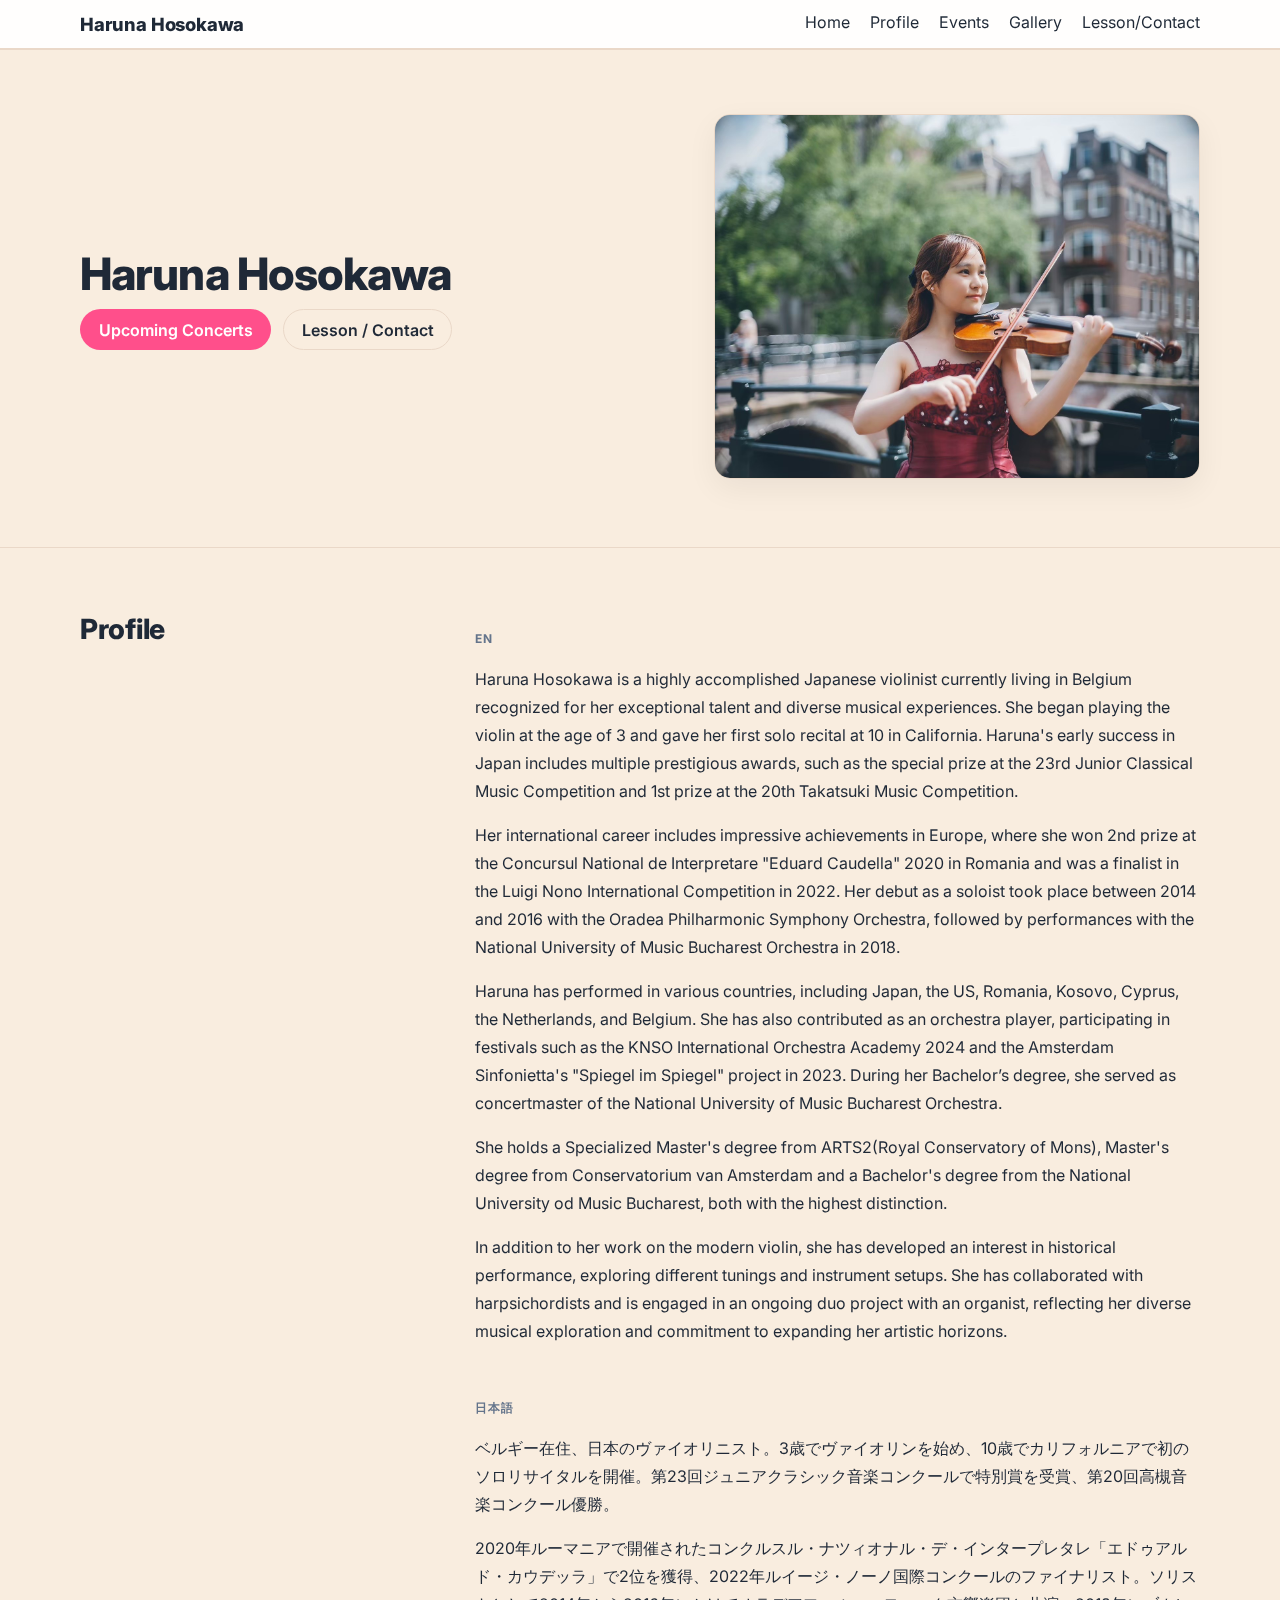
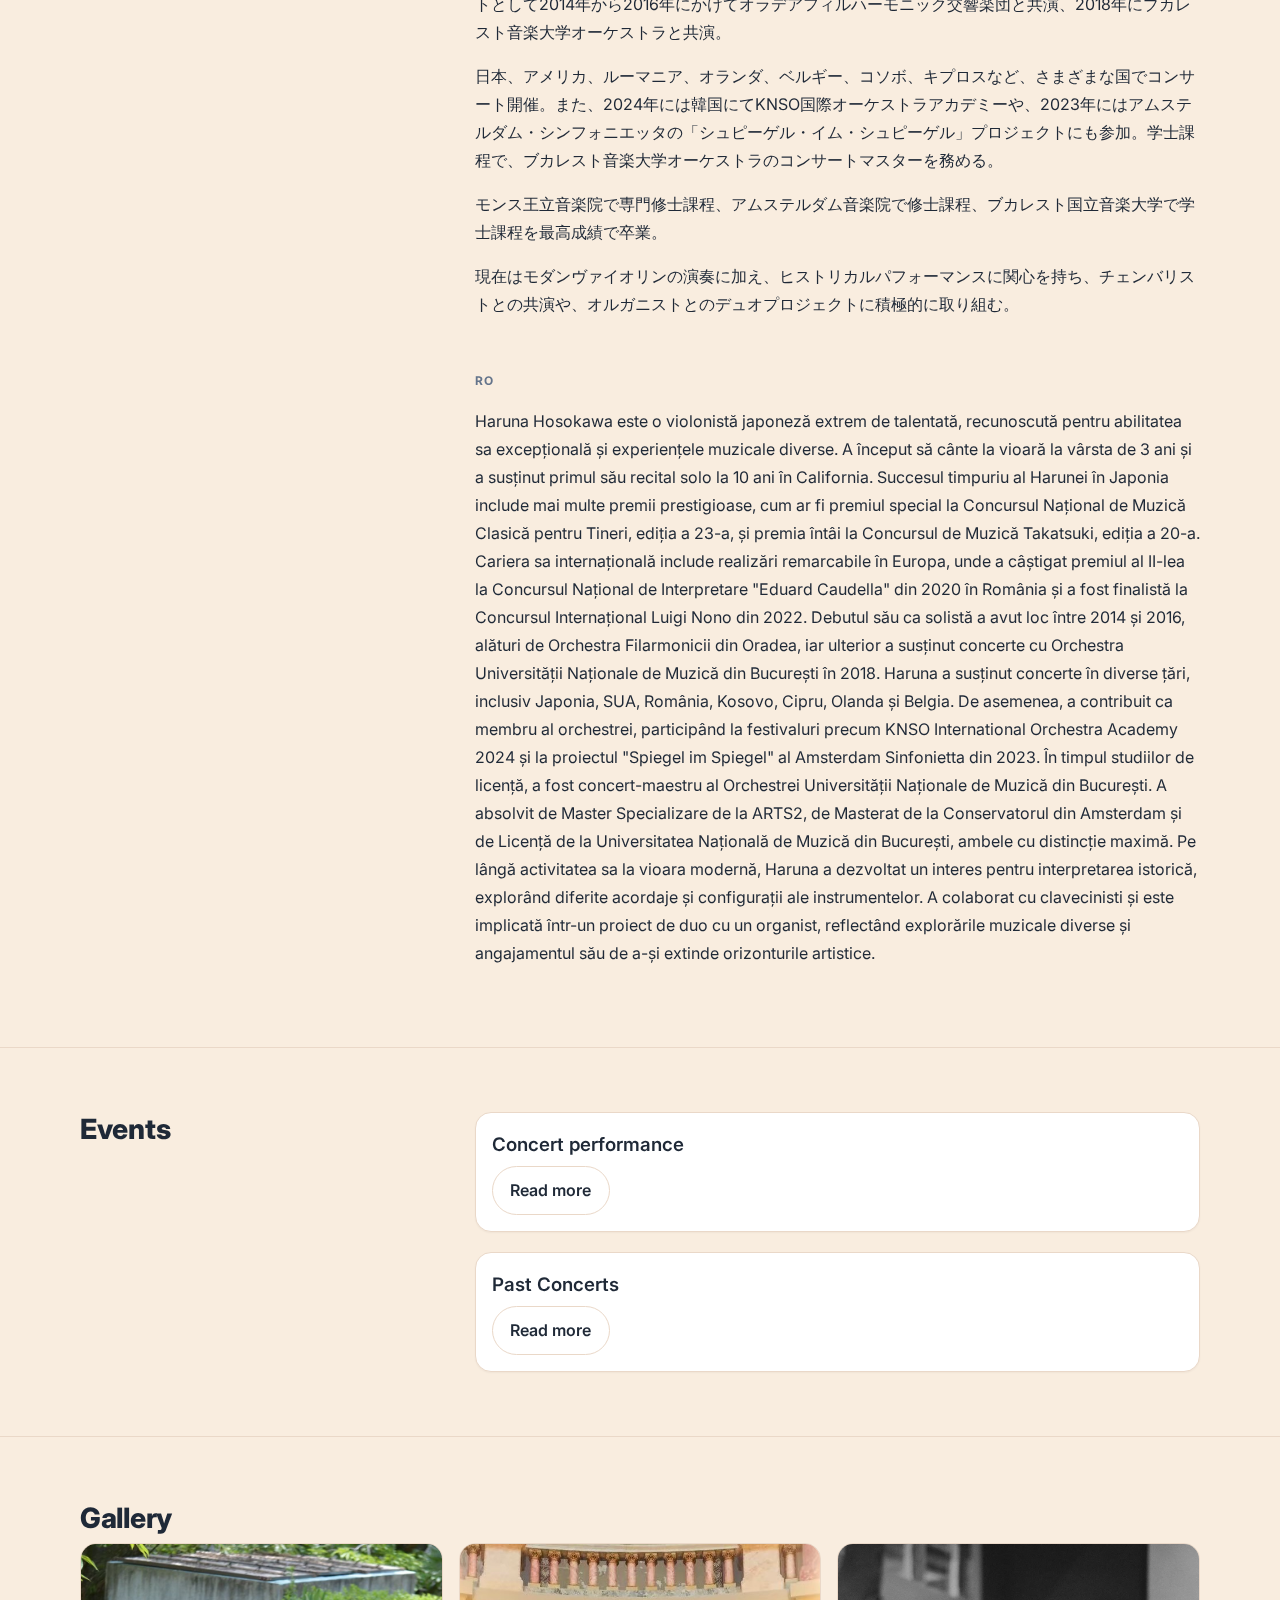
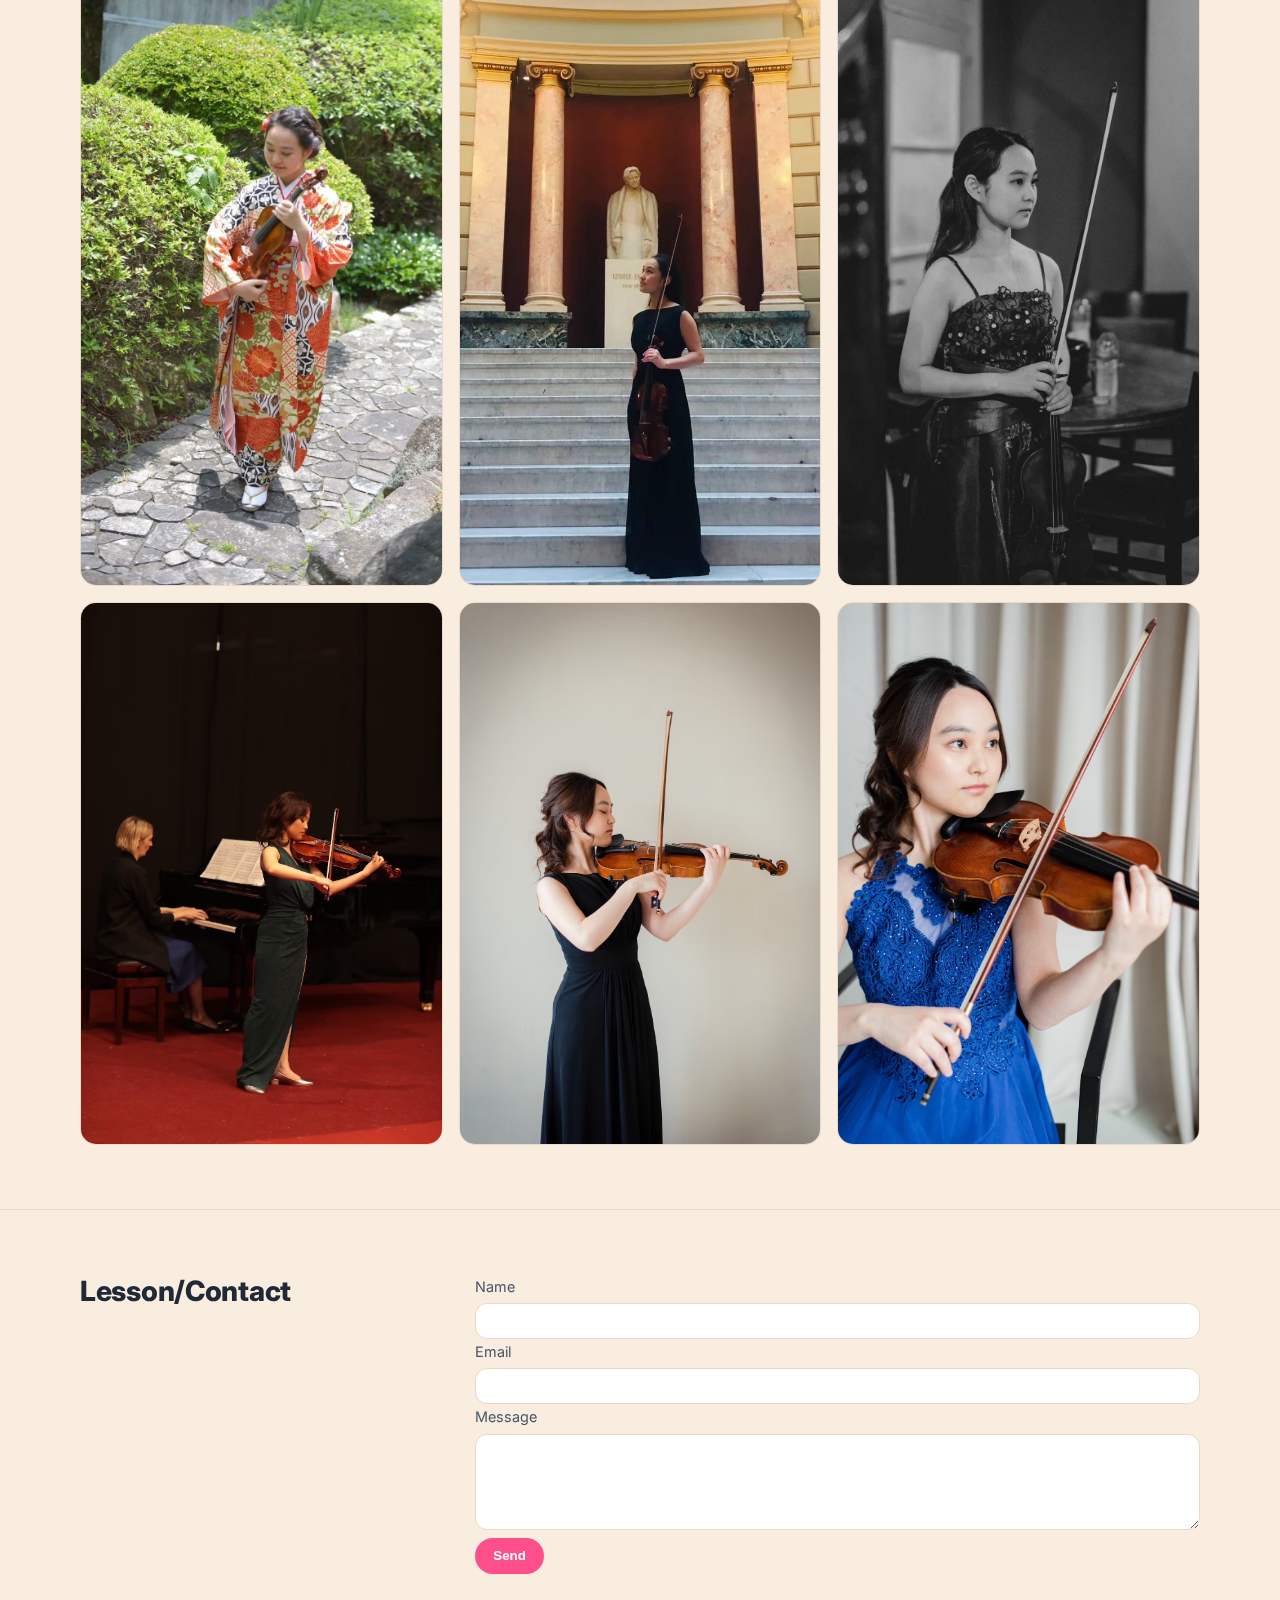
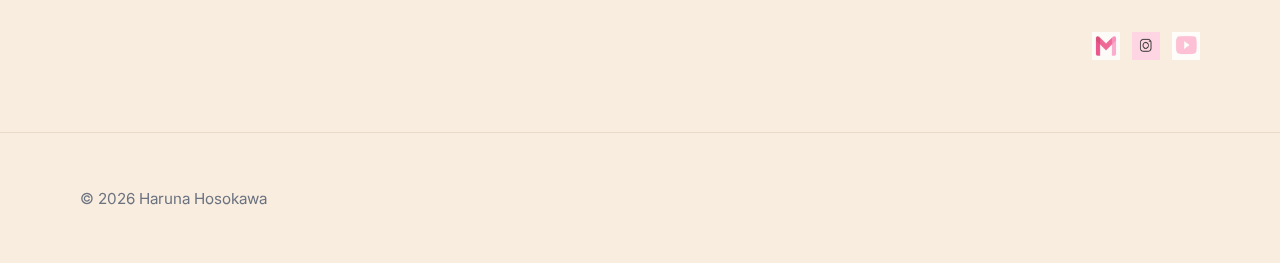
<file: index.html>
<!doctype html>
<html lang="en">
<head>
  <meta charset="utf-8"/>
  <meta name="viewport" content="width=device-width, initial-scale=1"/>
  <title>Haruna Hosokawa — Violinist</title>
  <meta name="description" content="Haruna Hosokawa — Biography, concerts, gallery, and lesson/contact."/>
  <link rel="preconnect" href="https://fonts.googleapis.com">
  <link rel="preconnect" href="https://fonts.gstatic.com" crossorigin>
  <link href="https://fonts.googleapis.com/css2?family=Inter:wght@300;400;600;800&display=swap" rel="stylesheet">
  <link rel="stylesheet" href="assets/css/style.css"/>
<style id="no-clamp-patch">
/* Ensure language profile paragraphs display fully (no line-clamp/ellipsis) */
.lang-block p{
  overflow: visible !important;
  text-overflow: clip !important;
  white-space: normal !important;
  display: block !important;
  -webkit-line-clamp: unset !important;
  line-clamp: unset !important;
  -webkit-box-orient: initial !important;
}
</style>
</head>
<body>
  <!-- Header / Nav -->
  <header class="header">
    <div class="wrap header-inner">
      <a href="#home" class="brand">Haruna Hosokawa</a>
      <nav class="nav">
        <a class="navlink" href="#home">Home</a>
        <a class="navlink" href="#profile">Profile</a>
        <a class="navlink" href="#events">Events</a>
        <a class="navlink" href="#gallery">Gallery</a>
        <a class="navlink" href="#contact">Lesson/Contact</a>
      </nav>
      <button class="menu-btn" id="menuBtn" aria-label="Menu">Menu</button>
    </div>
    <div id="mobileMenu" class="mobile-nav hidden">
      <a class="navlink" href="#home">Home</a>
      <a class="navlink" href="#profile">Profile</a>
      <a class="navlink" href="#events">Events</a>
      <a class="navlink" href="#gallery">Gallery</a>
      <a class="navlink" href="#contact">Lesson/Contact</a>
    </div>
  </header>

  <!-- HERO -->
  <section id="home" class="hero section">
    <div class="wrap hero-grid">
      <div class="hero-copy">
        <h1 class="hero-title">Haruna Hosokawa</h1>
        <div class="hero-cta">
          <a href="#events" class="btn btn-pink">Upcoming Concerts</a>
          <a href="#contact" class="btn btn-outline">Lesson / Contact</a>
        </div>
      </div>
      <div class="hero-img">
        <img src="assets/img/hero.jpg" alt="Haruna Hosokawa performing">
      </div>
    </div>
  </section>

  <!-- PROFILE -->
  <section id="profile" class="section">
    <div class="wrap grid-2">
      <div><h2 class="section-title">Profile</h2></div>
      <div class="content">
        <article class="lang-block">
          <h3 class="lang-label">EN</h3>
          <p>Haruna Hosokawa is a highly accomplished Japanese violinist currently living in Belgium recognized for her exceptional talent and diverse musical experiences. She began playing the violin at the age of 3 and gave her first solo recital at 10 in California. Haruna's early success in Japan includes multiple prestigious awards, such as the special prize at the 23rd Junior Classical Music Competition and 1st prize at the 20th Takatsuki Music Competition.</p>
          <p>Her international career includes impressive achievements in Europe, where she won 2nd prize at the Concursul National de Interpretare "Eduard Caudella" 2020 in Romania and was a finalist in the Luigi Nono International Competition in 2022. Her debut as a soloist took place between 2014 and 2016 with the Oradea Philharmonic Symphony Orchestra, followed by performances with the National University of Music Bucharest Orchestra in 2018.</p>
          <p>Haruna has performed in various countries, including Japan, the US, Romania, Kosovo, Cyprus, the Netherlands, and Belgium. She has also contributed as an orchestra player, participating in festivals such as the KNSO International Orchestra Academy 2024 and the Amsterdam Sinfonietta's "Spiegel im Spiegel" project in 2023. During her Bachelor’s degree, she served as concertmaster of the National University of Music Bucharest Orchestra.</p>
          <p>She holds a Specialized Master's degree from ARTS2(Royal Conservatory of Mons), Master's degree from Conservatorium van Amsterdam and a Bachelor's degree from the National University od Music Bucharest, both with the highest distinction.</p>
          <p>In addition to her work on the modern violin, she has developed an interest in historical performance, exploring different tunings and instrument setups. She has collaborated with harpsichordists and is engaged in an ongoing duo project with an organist, reflecting her diverse musical exploration and commitment to expanding her artistic horizons.</p>
        </article>

        <article class="lang-block">
          <h3 class="lang-label">日本語</h3>
          <p>ベルギー在住、日本のヴァイオリニスト。3歳でヴァイオリンを始め、10歳でカリフォルニアで初のソロリサイタルを開催。第23回ジュニアクラシック音楽コンクールで特別賞を受賞、第20回高槻音楽コンクール優勝。</p>
          <p>2020年ルーマニアで開催されたコンクルスル・ナツィオナル・デ・インタープレタレ「エドゥアルド・カウデッラ」で2位を獲得、2022年ルイージ・ノーノ国際コンクールのファイナリスト。ソリストとして2014年から2016年にかけてオラデアフィルハーモニック交響楽団と共演、2018年にブカレスト音楽大学オーケストラと共演。</p>
          <p>日本、アメリカ、ルーマニア、オランダ、ベルギー、コソボ、キプロスなど、さまざまな国でコンサート開催。また、2024年には韓国にてKNSO国際オーケストラアカデミーや、2023年にはアムステルダム・シンフォニエッタの「シュピーゲル・イム・シュピーゲル」プロジェクトにも参加。学士課程で、ブカレスト音楽大学オーケストラのコンサートマスターを務める。</p>
          <p>モンス王立音楽院で専門修士課程、アムステルダム音楽院で修士課程、ブカレスト国立音楽大学で学士課程を最高成績で卒業。</p>
          <p>現在はモダンヴァイオリンの演奏に加え、ヒストリカルパフォーマンスに関心を持ち、チェンバリストとの共演や、オルガニストとのデュオプロジェクトに積極的に取り組む。</p>
        </article>

        <article class="lang-block">
          <h3 class="lang-label">RO</h3>
          <p>Haruna Hosokawa este o violonistă japoneză extrem de talentată, recunoscută pentru abilitatea sa excepțională și experiențele muzicale diverse. A început să cânte la vioară la vârsta de 3 ani și a susținut primul său recital solo la 10 ani în California. Succesul timpuriu al Harunei în Japonia include mai multe premii prestigioase, cum ar fi premiul special la Concursul Național de Muzică Clasică pentru Tineri, ediția a 23-a, și premia întâi la Concursul de Muzică Takatsuki, ediția a 20-a.
Cariera sa internațională include realizări remarcabile în Europa, unde a câștigat premiul al II-lea la Concursul Național de Interpretare "Eduard Caudella" din 2020 în România și a fost finalistă la Concursul Internațional Luigi Nono din 2022. Debutul său ca solistă a avut loc între 2014 și 2016, alături de Orchestra Filarmonicii din Oradea, iar ulterior a susținut concerte cu Orchestra Universității Naționale de Muzică din București în 2018.
Haruna a susținut concerte în diverse țări, inclusiv Japonia, SUA, România, Kosovo, Cipru, Olanda și Belgia. De asemenea, a contribuit ca membru al orchestrei, participând la festivaluri precum KNSO International Orchestra Academy 2024 și la proiectul "Spiegel im Spiegel" al Amsterdam Sinfonietta din 2023. În timpul studiilor de licență, a fost concert-maestru al Orchestrei Universității Naționale de Muzică din București.
A absolvit de Master Specializare de la ARTS2, de Masterat de la Conservatorul din Amsterdam și de Licență de la Universitatea Națională de Muzică din București, ambele cu distincție maximă.
Pe lângă activitatea sa la vioara modernă, Haruna a dezvoltat un interes pentru interpretarea istorică, explorând diferite acordaje și configurații ale instrumentelor. A colaborat cu clavecinisti și este implicată într-un proiect de duo cu un organist, reflectând explorările muzicale diverse și angajamentul său de a-și extinde orizonturile artistice.</p>
        </article>
      </div>
    </div>
  </section>

  <!-- EVENTS -->
  <section id="events" class="section">
    <div class="wrap grid-2">
      <div><h2 class="section-title">Events</h2></div>
      <div class="content space-y-8">
        <article class="card">
          <div class="card-head">
            <h3>Concert performance</h3>
          </div>
          <a href="concert-performance.html" class="btn btn-outline">Read more</a>
        </article>

        <article class="card">
          <div class="card-head">
            <h3>Past Concerts</h3>
          </div>
          <a href="past-concerts.html" class="btn btn-outline">Read more</a>
        </article>
      </div>
    </div>
  </section>

  <!-- GALLERY -->
  <section id="gallery" class="section">
    <div class="wrap">
      <h2 class="section-title mb-8">Gallery</h2>
      <div class="grid gallery-grid">
        <img src="assets/img/gallery-1.jpg" alt="Gallery 1" class="gallery-img">
        <img src="assets/img/gallery-2.jpg" alt="Gallery 2" class="gallery-img">
        <img src="assets/img/gallery-3.jpg" alt="Gallery 3" class="gallery-img">
        <img src="assets/img/gallery-4.jpg" alt="Gallery 4" class="gallery-img">
        <img src="assets/img/gallery-5.jpg" alt="Gallery 5" class="gallery-img">
        <img src="assets/img/gallery-6.jpg" alt="Gallery 6" class="gallery-img">
      </div>
    </div>
  </section>

  <!-- CONTACT -->
  <section id="contact" class="section">
    <div class="wrap grid-2">
      <div><h2 class="section-title">Lesson/Contact</h2></div>
      <div class="content">
        <form id="contact-form" class="space-y-4" method="POST" action="https://formsubmit.co/harunahosokawa.vn@gmail.com">
          <div>
            <label class="label">Name</label>
            <input class="input" type="text" name="name" required>
          </div>
          <div>
            <label class="label">Email</label>
            <input class="input" type="email" name="email" required>
          </div>
          <div>
            <label class="label">Message</label>
            <textarea class="input" name="message" rows="5" required></textarea>
          </div>
          <input type="hidden" name="_captcha" value="false">
          <input type="hidden" name="_subject" value="Website contact">
          <button type="submit" class="btn btn-pink">Send</button>
          <p id="form-status" class="form-status"></p>
        </form>
        <div class="contact-extras">
          <div class="socials">
            <a href="mailto:harunahosokawa.vn@gmail.com">
              <img src="./assets/img/gmail.png" alt="Gmail" width="28" height="28">
            </a>
            <a href="https://www.instagram.com/haruna_hosokawa?igsh=NTc4MTIwNjQ2YQ%3D%3D" target="_blank" rel="noopener">
              <img src="./assets/img/instagram.png" alt="Instagram" width="28" height="28">
            </a>
            <a href="https://www.youtube.com/@harunahosokawaviolinist" target="_blank" rel="noopener">
              <img src="./assets/img/youtube.png" alt="YouTube" width="28" height="28">
            </a>
          </div>
        </div>
      </div>
    </div>
  </section>

  <footer class="footer">
    <div class="wrap footer-inner">
      <p>© <span id="year"></span> Haruna Hosokawa</p>
    </div>
  </footer>

  <script src="assets/js/main.js"></script>
</body>
</html>
</file>
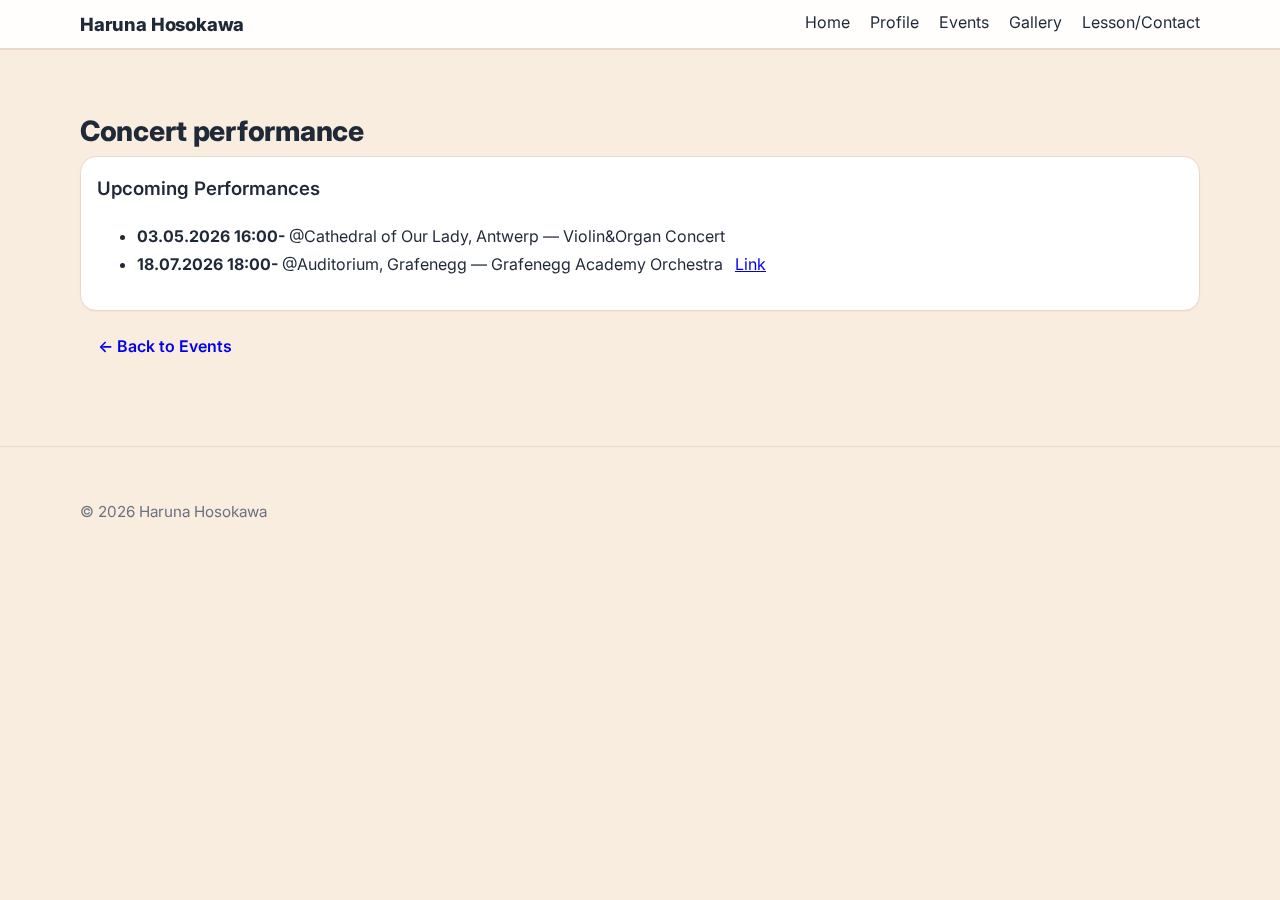
<file: concert-performance.html>
<!doctype html>
<html lang="en">
<head>
  <meta charset="utf-8"/>
  <meta name="viewport" content="width=device-width, initial-scale=1"/>
  <title>Concert performance — Haruna Hosokawa</title>
  <meta name="description" content="Concert performance — Haruna Hosokawa"/>
  <link rel="preconnect" href="https://fonts.googleapis.com">
  <link rel="preconnect" href="https://fonts.gstatic.com" crossorigin>
  <link href="https://fonts.googleapis.com/css2?family=Inter:wght@300;400;600;800&display=swap" rel="stylesheet">
  <link rel="stylesheet" href="assets/css/style.css"/>
</head>
<body>
  <header class="header">
    <div class="wrap header-inner">
      <a href="index.html#home" class="brand">Haruna Hosokawa</a>
      <nav class="nav">
        <a class="navlink" href="index.html#home">Home</a>
        <a class="navlink" href="index.html#profile">Profile</a>
        <a class="navlink" href="index.html#events">Events</a>
        <a class="navlink" href="index.html#gallery">Gallery</a>
        <a class="navlink" href="index.html#contact">Lesson/Contact</a>
      </nav>
      <button class="menu-btn" id="menuBtn" aria-label="Menu">Menu</button>
    </div>
    <div id="mobileMenu" class="mobile-nav hidden">
      <a class="navlink" href="index.html#home">Home</a>
      <a class="navlink" href="index.html#profile">Profile</a>
      <a class="navlink" href="index.html#events">Events</a>
      <a class="navlink" href="index.html#gallery">Gallery</a>
      <a class="navlink" href="index.html#contact">Lesson/Contact</a>
    </div>
  </header>
  <main id="content" class="section">
    <div class="wrap">
      <h1 class="section-title">Concert performance</h1>
      
<section class="content space-y-6">
  <article class="card">
    <div class="card-head">
      <h3>Upcoming Performances</h3></div>
    <ul class="list">
     <li>
       <strong>03.05.2026 16:00-</strong> @Cathedral of Our Lady, Antwerp — Violin&amp;Organ Concert
     </li>
     <li>
       <strong>18.07.2026 18:00-</strong> @Auditorium, Grafenegg — Grafenegg Academy Orchestra
       &nbsp; <a href="https://www.grafenegg.com/en/concert-series/grafenegg-academy" target="_blank" rel="noopener">Link</a>
     </li>
   </ul>
  </article>
</section>

      <p class="mt-8"><a class="btn" href="index.html#events">← Back to Events</a></p>
    </div>
  </main>
  <footer class="footer">
    <div class="wrap footer-inner">
      <p>© <span id="year"></span> Haruna Hosokawa</p>
    </div>
  </footer>
  <script src="assets/js/main.js"></script>
</body>
</html>
</file>
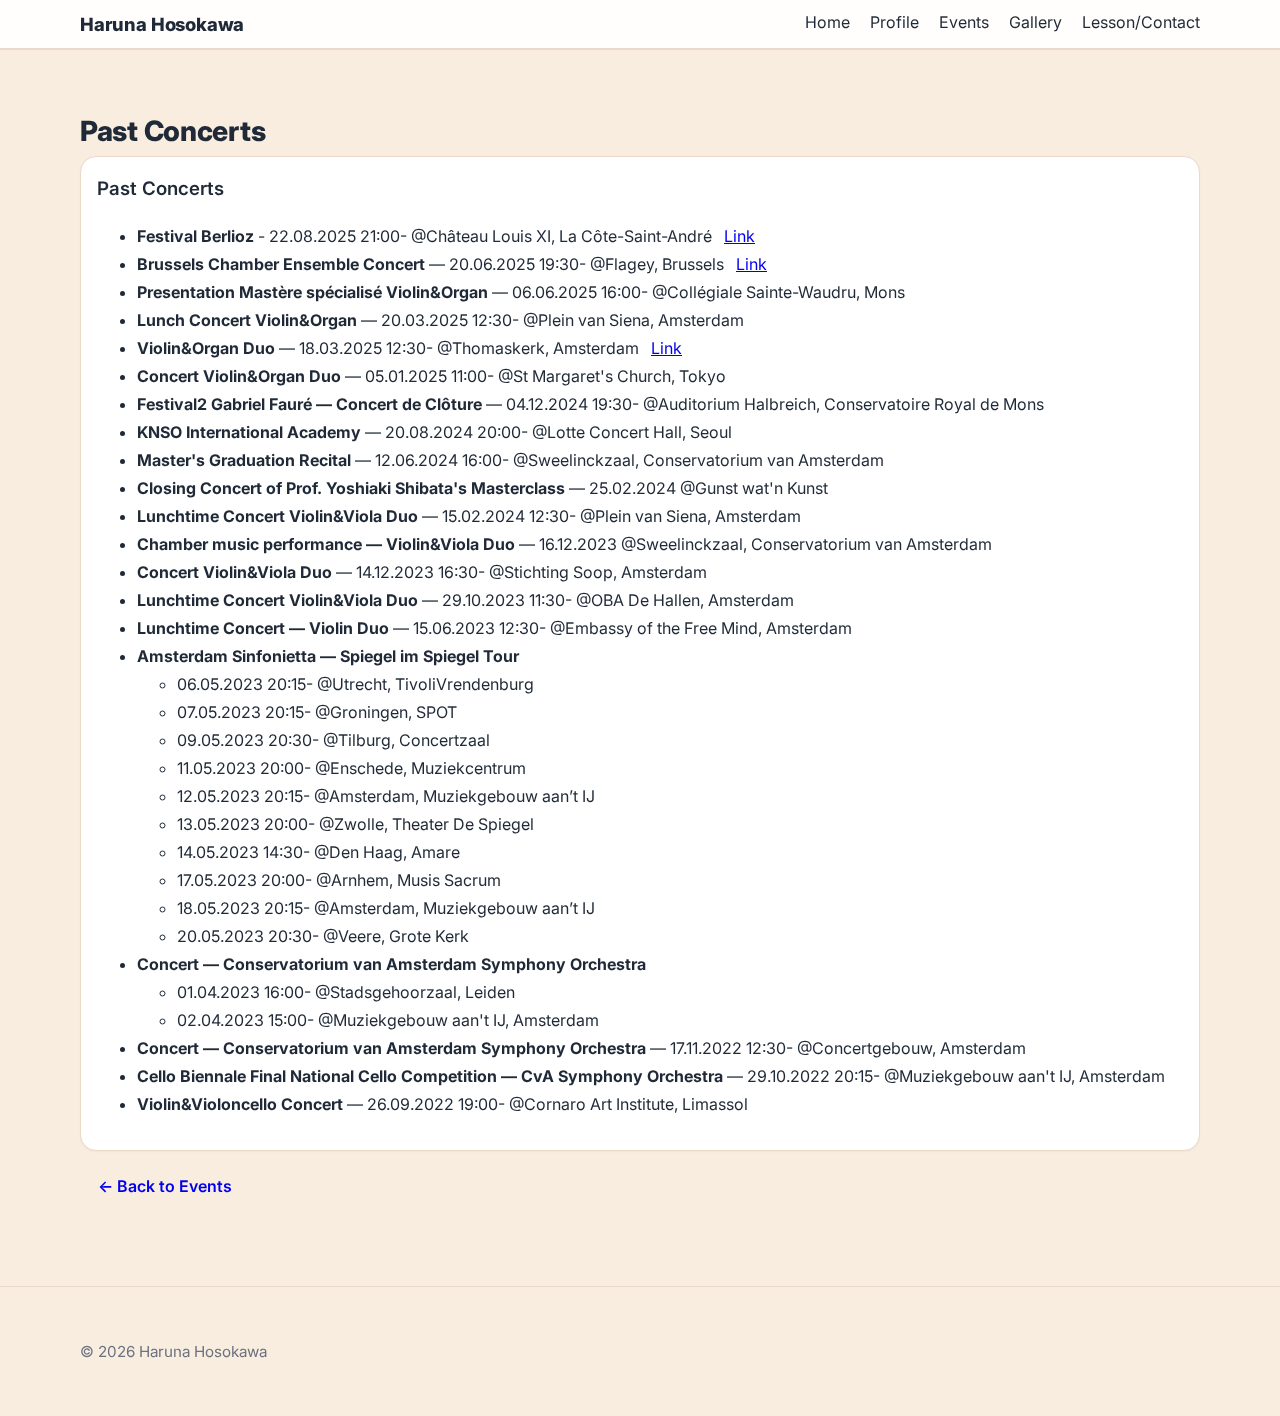
<file: past-concerts.html>
<!doctype html>
<html lang="en">
<head>
  <meta charset="utf-8"/>
  <meta name="viewport" content="width=device-width, initial-scale=1"/>
  <title>Past Concerts — Haruna Hosokawa</title>
  <meta name="description" content="Past Concerts — Haruna Hosokawa"/>
  <link rel="preconnect" href="https://fonts.googleapis.com">
  <link rel="preconnect" href="https://fonts.gstatic.com" crossorigin>
  <link href="https://fonts.googleapis.com/css2?family=Inter:wght@300;400;600;800&display=swap" rel="stylesheet">
  <link rel="stylesheet" href="assets/css/style.css"/>
</head>
<body>
  <header class="header">
    <div class="wrap header-inner">
      <a href="index.html#home" class="brand">Haruna Hosokawa</a>
      <nav class="nav">
        <a class="navlink" href="index.html#home">Home</a>
        <a class="navlink" href="index.html#profile">Profile</a>
        <a class="navlink" href="index.html#events">Events</a>
        <a class="navlink" href="index.html#gallery">Gallery</a>
        <a class="navlink" href="index.html#contact">Lesson/Contact</a>
      </nav>
      <button class="menu-btn" id="menuBtn" aria-label="Menu">Menu</button>
    </div>
    <div id="mobileMenu" class="mobile-nav hidden">
      <a class="navlink" href="index.html#home">Home</a>
      <a class="navlink" href="index.html#profile">Profile</a>
      <a class="navlink" href="index.html#events">Events</a>
      <a class="navlink" href="index.html#gallery">Gallery</a>
      <a class="navlink" href="index.html#contact">Lesson/Contact</a>
    </div>
  </header>
  <main id="content" class="section">
    <div class="wrap">
      <h1 class="section-title">Past Concerts</h1>
      
<section class="content space-y-6">
  <article class="card">
    <div class="card-head">
      <h3>Past Concerts</h3>
    </div>
    
<ul class="list">
  <li>
    <strong>Festival Berlioz</strong> - 22.08.2025 21:00- @Château Louis XI, La Côte-Saint-André
    &nbsp; <a href="https://www.festivalberlioz.com/programmation/ombre-et-lumiere/?fbclid=PAQ0xDSwMFy-pleHRuA2FlbQIxMQABp4YTVcGXIprA27-JYPwCRiDC0v4J-IDmQaTK2EyxTCS6SOaV6u2PtKZO__Wn_aem_cOo6YO1kVQby3ylmulsUSw" target="_blank" rel="noopener">Link</a>
  </li>
  <li>
    <strong>Brussels Chamber Ensemble Concert</strong> — 20.06.2025 19:30- @Flagey, Brussels
    &nbsp; <a href="https://www.flagey.be/en/activity/12493-polish-classical-gems-brussels-chamber-" target="_blank" rel="noopener">Link</a>
  </li>
  <li>
    <strong>Presentation Mastère spécialisé Violin&amp;Organ</strong> — 06.06.2025 16:00- @Collégiale Sainte-Waudru, Mons
  </li>
  <li>
    <strong>Lunch Concert Violin&amp;Organ</strong> — 20.03.2025 12:30- @Plein van Siena, Amsterdam
  </li>
  <li>
    <strong>Violin&amp;Organ Duo</strong> — 18.03.2025 12:30- @Thomaskerk, Amsterdam
    &nbsp; <a href="https://dethomas.nl/activiteiten/lunchconcert-1803/" target="_blank" rel="noopener">Link</a>
  </li>
  <li>
    <strong>Concert Violin&amp;Organ Duo</strong> — 05.01.2025 11:00- @St Margaret's Church, Tokyo
  </li>
  <li>
    <strong>Festival2 Gabriel Fauré — Concert de Clôture</strong> — 04.12.2024 19:30- @Auditorium Halbreich, Conservatoire Royal de Mons
  </li>
  <li>
    <strong>KNSO International Academy</strong> — 20.08.2024 20:00- @Lotte Concert Hall, Seoul
  </li>
  <li>
    <strong>Master's Graduation Recital</strong> — 12.06.2024 16:00- @Sweelinckzaal, Conservatorium van Amsterdam
  </li>
  <li>
    <strong>Closing Concert of Prof. Yoshiaki Shibata's Masterclass</strong> — 25.02.2024 @Gunst wat'n Kunst
  </li>
  <li>
    <strong>Lunchtime Concert Violin&amp;Viola Duo</strong> — 15.02.2024 12:30- @Plein van Siena, Amsterdam
  </li>
  <li>
    <strong>Chamber music performance — Violin&amp;Viola Duo</strong> — 16.12.2023 @Sweelinckzaal, Conservatorium van Amsterdam
  </li>
  <li>
    <strong>Concert Violin&amp;Viola Duo</strong> — 14.12.2023 16:30- @Stichting Soop, Amsterdam
  </li>
  <li>
    <strong>Lunchtime Concert Violin&amp;Viola Duo</strong> — 29.10.2023 11:30- @OBA De Hallen, Amsterdam
  </li>
  <li>
    <strong>Lunchtime Concert — Violin Duo</strong> — 15.06.2023 12:30- @Embassy of the Free Mind, Amsterdam
  </li>
  <li>
    <strong>Amsterdam Sinfonietta — Spiegel im Spiegel Tour</strong>
    <ul class="list">
      <li>06.05.2023 20:15- @Utrecht, TivoliVrendenburg</li>
      <li>07.05.2023 20:15- @Groningen, SPOT</li>
      <li>09.05.2023 20:30- @Tilburg, Concertzaal</li>
      <li>11.05.2023 20:00- @Enschede, Muziekcentrum</li>
      <li>12.05.2023 20:15- @Amsterdam, Muziekgebouw aan’t IJ</li>
      <li>13.05.2023 20:00- @Zwolle, Theater De Spiegel</li>
      <li>14.05.2023 14:30- @Den Haag, Amare</li>
      <li>17.05.2023 20:00- @Arnhem, Musis Sacrum</li>
      <li>18.05.2023 20:15- @Amsterdam, Muziekgebouw aan’t IJ</li>
      <li>20.05.2023 20:30- @Veere, Grote Kerk</li>
    </ul>
  </li>
  <li>
    <strong>Concert — Conservatorium van Amsterdam Symphony Orchestra</strong>
    <ul class="list">
      <li>01.04.2023 16:00- @Stadsgehoorzaal, Leiden</li>
      <li>02.04.2023 15:00- @Muziekgebouw aan't IJ, Amsterdam</li>
    </ul>
  </li>
  <li>
    <strong>Concert — Conservatorium van Amsterdam Symphony Orchestra</strong> — 17.11.2022 12:30- @Concertgebouw, Amsterdam
  </li>
  <li>
    <strong>Cello Biennale Final National Cello Competition — CvA Symphony Orchestra</strong> — 29.10.2022 20:15- @Muziekgebouw aan't IJ, Amsterdam
  </li>
  <li>
    <strong>Violin&amp;Violoncello Concert</strong> — 26.09.2022 19:00- @Cornaro Art Institute, Limassol
  </li>
</ul>

  </article>
</section>

      <p class="mt-8"><a class="btn" href="index.html#events">← Back to Events</a></p>
    </div>
  </main>
  <footer class="footer">
    <div class="wrap footer-inner">
      <p>© <span id="year"></span> Haruna Hosokawa</p>
    </div>
  </footer>
  <script src="assets/js/main.js"></script>
</body>
</html>
</file>
<file: assets/css/style.css>
:root{
  --page-bg:#f9eddf; /* as requested */
  --surface:#ffffff;
  --text:#1f2937;
  --muted:#475569;
  --border:#ead8c8;
  --btn-pink:#ff4f8b;        /* pink button */
  --btn-pink-hover:#e6457b;  /* hover */
  --header-bg:rgba(255,255,255,.92);
  --scroll-offset:96px;
}

*{box-sizing:border-box}
html{scroll-behavior:smooth}
body{
  margin:0;
  font-family:Inter, ui-sans-serif, system-ui, -apple-system, "Segoe UI", Roboto, "Helvetica Neue", "Noto Sans JP", Arial;
  color:var(--text);
  background:var(--page-bg);
  -webkit-font-smoothing:antialiased;
  -moz-osx-font-smoothing:grayscale;
}

.wrap{max-width:72rem;margin:0 auto;padding:0 1rem}
.section{padding:4rem 0;border-top:1px solid var(--border);scroll-margin-top:var(--scroll-offset)}
.section-title{font-size:1.75rem;font-weight:800;letter-spacing:-.01em;margin:0 0 .5rem}
.grid-2{display:grid;gap:2rem}
@media(min-width:768px){.grid-2{grid-template-columns:1fr 2fr}}
.content{display:flex;flex-direction:column;gap:1.25rem;line-height:1.75}

.topbar{background:transparent;color:var(--text);font-size:.9rem}
.topbar .wrap{display:flex;justify-content:flex-end;align-items:center;padding:.5rem 1rem}
.topbar-link{opacity:.9;text-decoration:none;color:var(--text)}
.topbar-link:hover{opacity:.75}
.topbar-right{display:flex;align-items:center;gap:.75rem}

.header{position:sticky;top:0;z-index:40;background:var(--header-bg);backdrop-filter:saturate(120%) blur(8px);border-bottom:1px solid var(--border)}
.header-inner{display:flex;justify-content:space-between;align-items:center;padding:.75rem 1rem}
.brand{font-weight:800;letter-spacing:-.01em;font-size:1.15rem;color:var(--text);text-decoration:none}
.nav{display:none;gap:1.25rem}
@media(min-width:768px){.nav{display:flex} .menu-btn{display:none}}
.navlink{color:var(--text);text-decoration:none;border-bottom:2px solid transparent;padding-bottom:.125rem}
.navlink:hover{border-color:var(--btn-pink)}
.menu-btn{padding:.5rem .75rem;border:1px solid var(--border);background:#fff;border-radius:.5rem}

.mobile-nav{display:flex;flex-direction:column;gap:.75rem;padding:.75rem 1rem;border-top:1px solid var(--border);background:var(--surface)}
.mobile-nav.hidden{display:none}

.hero{scroll-margin-top:calc(var(--scroll-offset) + 8px)}
.hero-grid{display:grid;grid-template-columns:1fr;gap:2.5rem;align-items:center}
@media(min-width:768px){.hero-grid{grid-template-columns:1.1fr .9fr}}
.hero-title{font-size:clamp(2.25rem,3.5vw,3.5rem);font-weight:800;letter-spacing:-.02em;margin:0 0 .5rem}
.hero-sub{color:var(--muted);font-size:1.125rem;margin:0 0 1rem}
.hero-cta{display:flex;gap:.75rem;flex-wrap:wrap}
.hero-img img{width:100%;height:100%;object-fit:cover;border-radius:1rem;border:1px solid var(--border);box-shadow:0 10px 30px rgba(0,0,0,.06)}

.card{background:var(--surface);border:1px solid var(--border);border-radius:1rem;padding:1rem;box-shadow:0 1px 2px rgba(0,0,0,.04)}
.card-head{display:flex;justify-content:space-between;align-items:center;gap:1rem;margin-bottom:.25rem}
.card-head h3{margin:0;font-weight:600}
.card-head time{color:#6b7280;font-size:.9rem}

.btn{display:inline-flex;align-items:center;justify-content:center;border-radius:9999px;padding:.6rem 1.1rem;font-weight:600;text-decoration:none}
.btn-pink{background:var(--btn-pink);color:#fff;border:1px solid transparent}
.btn-pink:hover{background:var(--btn-pink-hover)}
.btn-outline{background:transparent;border:1px solid var(--border);color:var(--text)}
.btn-outline:hover{background:#fff}

.gallery-grid{display:grid;grid-template-columns:repeat(2,1fr);gap:1rem}
@media(min-width:768px){.gallery-grid{grid-template-columns:repeat(3,1fr)}}
.gallery-img{width:100%;height:100%;object-fit:cover;border-radius:1rem;border:1px solid var(--border)}

.input{width:100%;border:1px solid var(--border);border-radius:.75rem;padding:.6rem .9rem;background:#fff}
.label{display:block;font-size:.9rem;color:var(--muted);margin-bottom:.25rem}
.form-status{font-size:.9rem;color:var(--muted);margin-top:.25rem}

.lang-label{font-size:.75rem;font-weight:700;color:#64748b;letter-spacing:.08em;text-transform:uppercase;margin:1rem 0 .25rem}

.contact-extras{margin-top:1.5rem}
.socials{display:flex;align-items:center;gap:.75rem;justify-content:flex-end}
.socials a{opacity:.85;transition:opacity .2s}
.socials a:hover{opacity:1}

.footer{border-top:1px solid var(--border);padding:2.5rem 0}
.footer-inner{display:flex;justify-content:space-between;align-items:center;color:#6b7280;font-size:.95rem}
</file>
